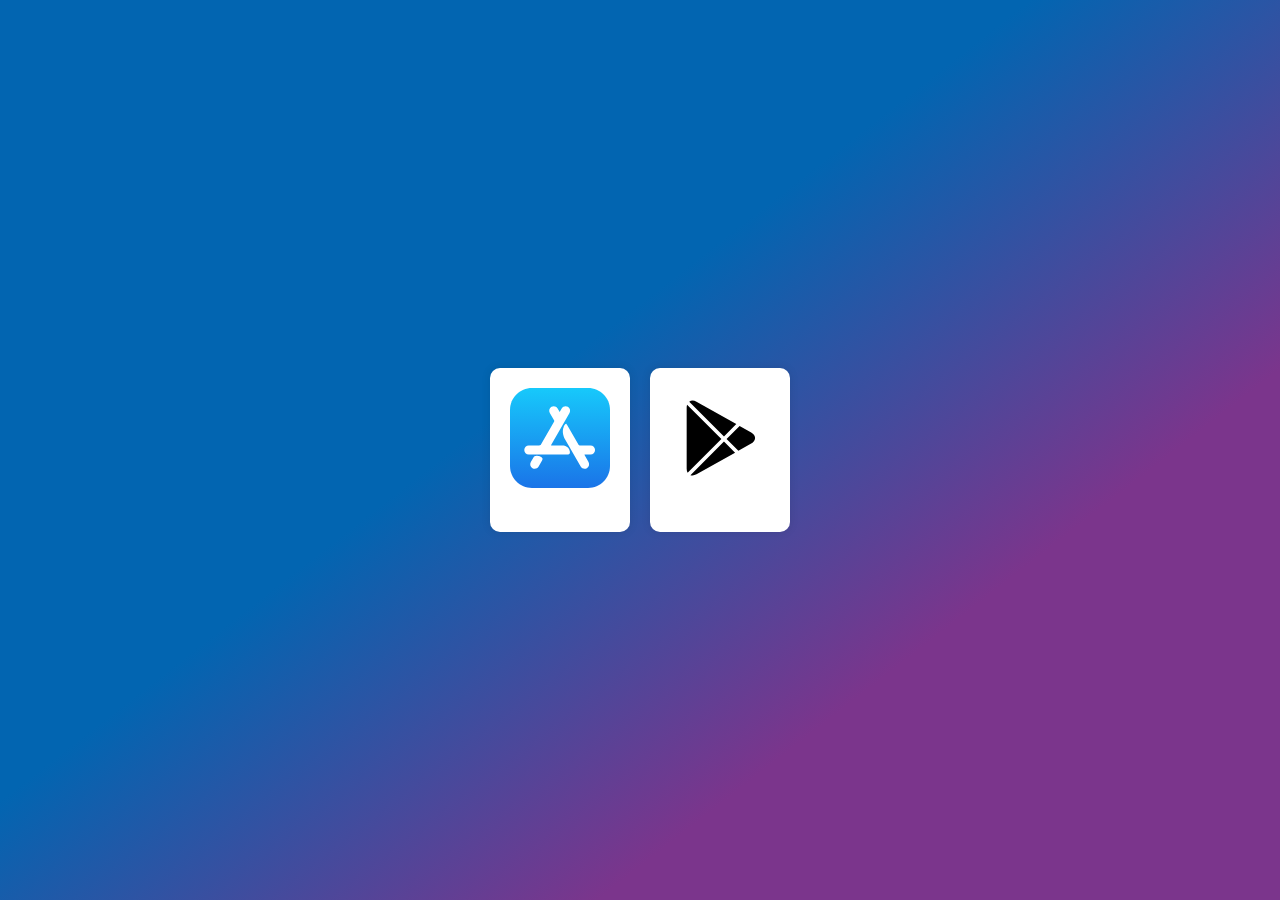
<file: index.html>
<!DOCTYPE html>
<html lang="en">
  <head>
    <meta charset="UTF-8" />
    <title>finda | Download</title>
    <link rel="stylesheet" href="src/index/main.css" />
    <script src="src/index/script.js"></script>
    <link
      rel="icon"
      href="https://github.com/finda-App-Official/find-a.app/blob/main/src/images/finda-Logo-only.png?raw=true"
    />
    <meta
      name="viewport"
      content="initial-scale=1.0, minimum-scale=1.0, maximum-scale=1.0, user-scalable=no, width=device-width, height=device-height, target-densitydpi=device-dpi"
    />
    <link rel="icon" href="src/images/finda-Logo-only.png" />
  </head>
  <body>
    <div class="content-container">
      <div
        class="content-item"
        title="App Store Download"
        onclick="window.location.href='/ios'"
      >
        <svg
          xmlns="http://www.w3.org/2000/svg"
          width="1em"
          height="1em"
          viewBox="0 0 256 256"
        >
          <defs>
            <linearGradient
              id="logosAppleAppStore0"
              x1="50%"
              x2="50%"
              y1="0%"
              y2="100%"
            >
              <stop offset="0%" stop-color="#17c9fb" />
              <stop offset="100%" stop-color="#1a74e8" />
            </linearGradient>
          </defs>
          <path
            fill="url(#logosAppleAppStore0)"
            d="M56.064 0h143.872C230.9 0 256 25.1 256 56.064v143.872C256 230.9 230.9 256 199.936 256H56.064C25.1 256 0 230.9 0 199.936V56.064C0 25.1 25.1 0 56.064 0"
          />
          <path
            fill="#fff"
            d="m82.042 185.81l.024.008l-8.753 15.16c-3.195 5.534-10.271 7.43-15.805 4.235c-5.533-3.195-7.43-10.271-4.235-15.805l6.448-11.168l.619-1.072c1.105-1.588 3.832-4.33 9.287-3.814c0 0 12.837 1.393 13.766 8.065c0 0 .126 2.195-1.351 4.391m124.143-38.72h-27.294c-1.859-.125-2.67-.789-2.99-1.175l-.02-.035l-29.217-50.606l-.038.025l-1.752-2.512c-2.872-4.392-7.432 6.84-7.432 6.84c-5.445 12.516.773 26.745 2.94 31.046l40.582 70.29c3.194 5.533 10.27 7.43 15.805 4.234c5.533-3.195 7.43-10.271 4.234-15.805l-10.147-17.576c-.197-.426-.539-1.582 1.542-1.587h13.787c6.39 0 11.57-5.18 11.57-11.57c0-6.39-5.18-11.57-11.57-11.57m-53.014 15.728s1.457 7.411-4.18 7.411H48.092c-6.39 0-11.57-5.18-11.57-11.57c0-6.39 5.18-11.57 11.57-11.57h25.94c4.188-.242 5.18-2.66 5.18-2.66l.024.012l33.86-58.648l-.01-.002c.617-1.133.103-2.204.014-2.373l-11.183-19.369c-3.195-5.533-1.299-12.61 4.235-15.804c5.534-3.195 12.61-1.3 15.805 4.234l5.186 8.983l5.177-8.967c3.195-5.533 10.271-7.43 15.805-4.234c5.534 3.195 7.43 10.27 4.235 15.804l-47.118 81.61c-.206.497-.269 1.277 1.264 1.414h28.164l.006.275s16.278.253 18.495 15.454"
          />
        </svg>
      </div>
      <div
        class="content-item"
        title="Play Store Download"
        onclick="window.location.href = '/android'"
      >
        <svg
          xmlns="http://www.w3.org/2000/svg"
          width="1em"
          height="1em"
          viewBox="0 0 24 24"
        >
          <path
            fill="black"
            d="m12.954 11.616l2.957-2.957L6.36 3.291c-.633-.342-1.226-.39-1.746-.016zm3.461 3.462l3.074-1.729c.6-.336.929-.812.929-1.34c0-.527-.329-1.004-.928-1.34l-2.783-1.563l-3.133 3.132zM4.1 4.002c-.064.197-.1.417-.1.658v14.705c0 .381.084.709.236.97l8.097-8.098zm8.854 8.855L4.902 20.91c.154.059.32.09.495.09c.312 0 .637-.092.968-.276l9.255-5.197z"
          />
        </svg>
      </div>
    </div>
  </body>
</html>
</file>
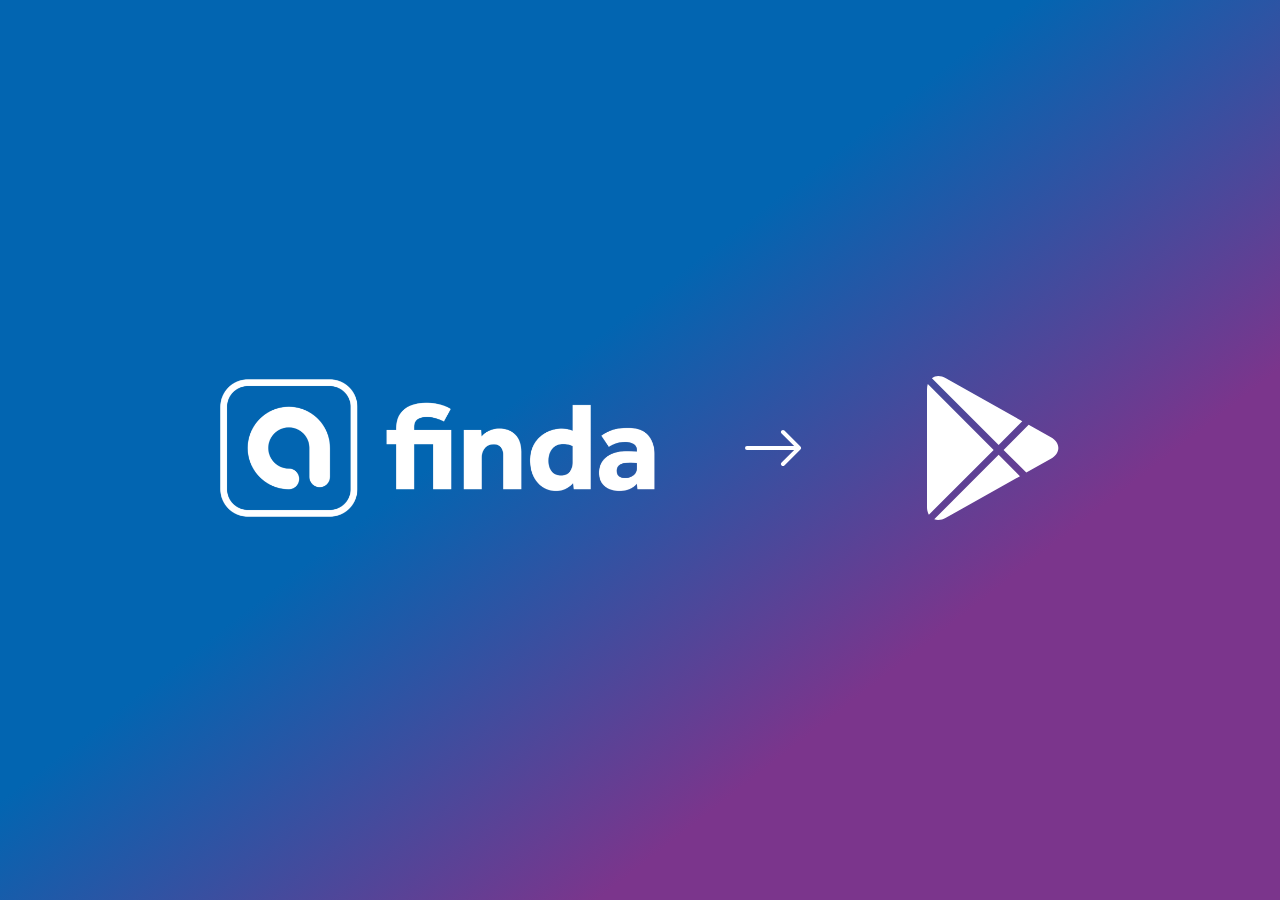
<file: android.html>
<!DOCTYPE html>
<html lang="en">
  <head>
    <meta charset="UTF-8" />
    <title>finda | Android</title>
    <link rel="stylesheet" href="src/index/style.css" />
    <script src="src/android/script.js"></script>
    <link
      rel="icon"
      href="https://github.com/finda-App-Official/find-a.app/blob/main/src/images/finda-Logo-only.png?raw=true"
    />
    <meta
      name="viewport"
      content="initial-scale=1.0, minimum-scale=1.0, maximum-scale=1.0, user-scalable=no, width=device-width, height=device-height, target-densitydpi=device-dpi"
    />
    <link rel="icon" href="src/images/finda-Logo-only.png" />
  </head>
  <body>
    <div class="main-content-container">
      <div class="b-content"><img src="src/images/finda-Logo-weiß.png" /></div>
      <div class="link">
        <svg
          xmlns="http://www.w3.org/2000/svg"
          width="16"
          height="16"
          fill="currentColor"
          class="bi bi-arrow-right"
          viewBox="0 0 16 16"
        >
          <path
            fill-rule="evenodd"
            d="M1 8a.5.5 0 0 1 .5-.5h11.793l-3.147-3.146a.5.5 0 0 1 .708-.708l4 4a.5.5 0 0 1 0 .708l-4 4a.5.5 0 0 1-.708-.708L13.293 8.5H1.5A.5.5 0 0 1 1 8"
          />
        </svg>
      </div>
      <div class="b-content">
        <svg
          xmlns="http://www.w3.org/2000/svg"
          width="1em"
          height="1em"
          viewBox="0 0 24 24"
        >
          <path
            fill="white"
            d="m12.954 11.616l2.957-2.957L6.36 3.291c-.633-.342-1.226-.39-1.746-.016zm3.461 3.462l3.074-1.729c.6-.336.929-.812.929-1.34c0-.527-.329-1.004-.928-1.34l-2.783-1.563l-3.133 3.132zM4.1 4.002c-.064.197-.1.417-.1.658v14.705c0 .381.084.709.236.97l8.097-8.098zm8.854 8.855L4.902 20.91c.154.059.32.09.495.09c.312 0 .637-.092.968-.276l9.255-5.197z"
          />
        </svg>
      </div>
    </div>
  </body>
</html>
</file>
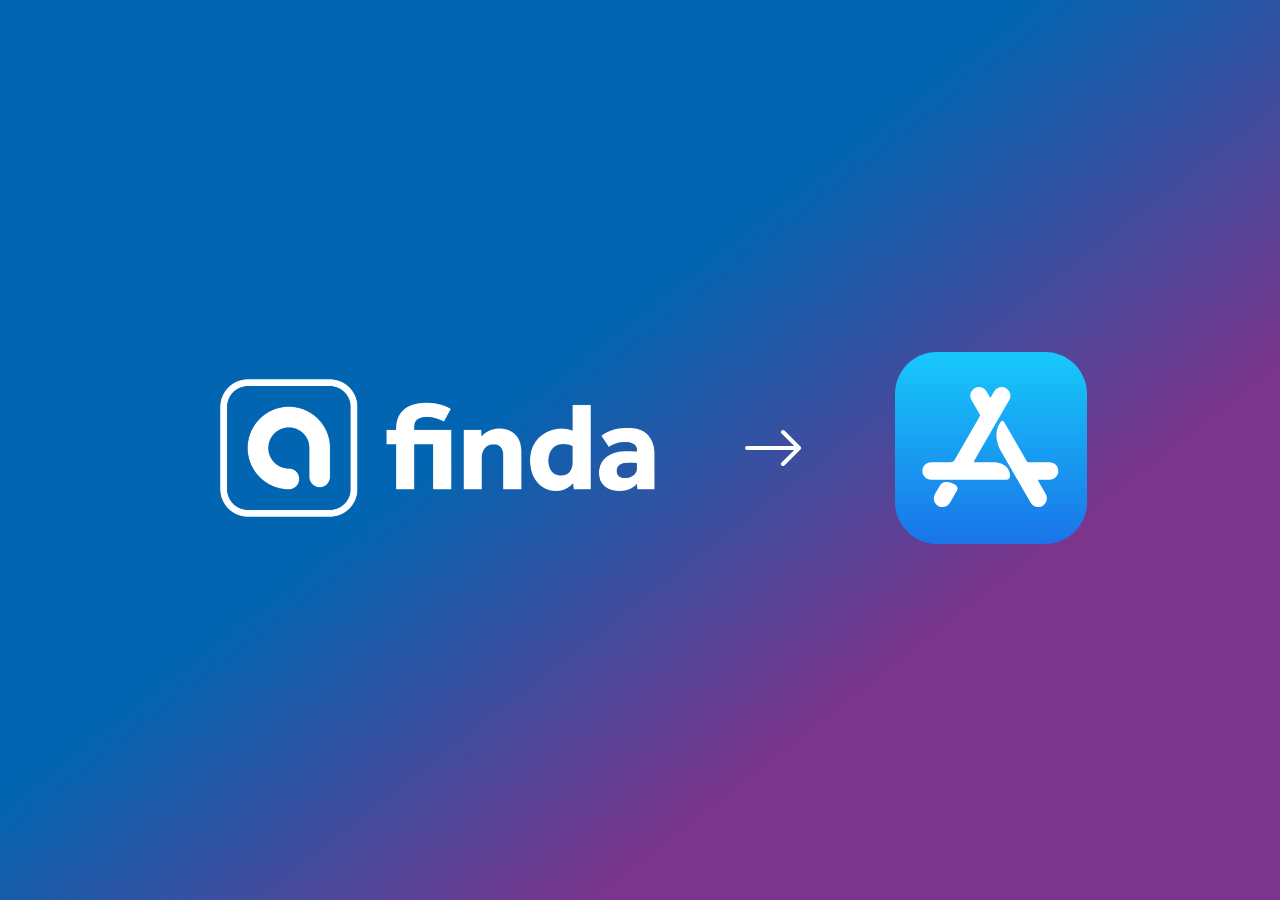
<file: ios.html>
<!DOCTYPE html>
<html lang="en">
  <head>
    <meta charset="UTF-8" />
    <title>finda | iOS</title>
    <link rel="stylesheet" href="src/index/style.css" />
    <script src="src/ios/script.js"></script>
    <link
      rel="icon"
      href="https://github.com/finda-App-Official/find-a.app/blob/main/src/images/finda-Logo-only.png?raw=true"
    />
    <meta
      name="viewport"
      content="initial-scale=1.0, minimum-scale=1.0, maximum-scale=1.0, user-scalable=no, width=device-width, height=device-height, target-densitydpi=device-dpi"
    />
    <link rel="icon" href="src/images/finda-Logo-only.png" />
  </head>
  <body>
    <div class="main-content-container">
      <div class="b-content"><img src="src/images/finda-Logo-weiß.png" /></div>
      <div class="link">
        <svg
          xmlns="http://www.w3.org/2000/svg"
          width="16"
          height="16"
          fill="currentColor"
          class="bi bi-arrow-right"
          viewBox="0 0 16 16"
        >
          <path
            fill-rule="evenodd"
            d="M1 8a.5.5 0 0 1 .5-.5h11.793l-3.147-3.146a.5.5 0 0 1 .708-.708l4 4a.5.5 0 0 1 0 .708l-4 4a.5.5 0 0 1-.708-.708L13.293 8.5H1.5A.5.5 0 0 1 1 8"
          />
        </svg>
      </div>
      <div class="b-content">
        <svg
          xmlns="http://www.w3.org/2000/svg"
          width="1em"
          height="1em"
          viewBox="0 0 256 256"
        >
          <defs>
            <linearGradient
              id="logosAppleAppStore0"
              x1="50%"
              x2="50%"
              y1="0%"
              y2="100%"
            >
              <stop offset="0%" stop-color="#17c9fb" />
              <stop offset="100%" stop-color="#1a74e8" />
            </linearGradient>
          </defs>
          <path
            fill="url(#logosAppleAppStore0)"
            d="M56.064 0h143.872C230.9 0 256 25.1 256 56.064v143.872C256 230.9 230.9 256 199.936 256H56.064C25.1 256 0 230.9 0 199.936V56.064C0 25.1 25.1 0 56.064 0"
          />
          <path
            fill="#fff"
            d="m82.042 185.81l.024.008l-8.753 15.16c-3.195 5.534-10.271 7.43-15.805 4.235c-5.533-3.195-7.43-10.271-4.235-15.805l6.448-11.168l.619-1.072c1.105-1.588 3.832-4.33 9.287-3.814c0 0 12.837 1.393 13.766 8.065c0 0 .126 2.195-1.351 4.391m124.143-38.72h-27.294c-1.859-.125-2.67-.789-2.99-1.175l-.02-.035l-29.217-50.606l-.038.025l-1.752-2.512c-2.872-4.392-7.432 6.84-7.432 6.84c-5.445 12.516.773 26.745 2.94 31.046l40.582 70.29c3.194 5.533 10.27 7.43 15.805 4.234c5.533-3.195 7.43-10.271 4.234-15.805l-10.147-17.576c-.197-.426-.539-1.582 1.542-1.587h13.787c6.39 0 11.57-5.18 11.57-11.57c0-6.39-5.18-11.57-11.57-11.57m-53.014 15.728s1.457 7.411-4.18 7.411H48.092c-6.39 0-11.57-5.18-11.57-11.57c0-6.39 5.18-11.57 11.57-11.57h25.94c4.188-.242 5.18-2.66 5.18-2.66l.024.012l33.86-58.648l-.01-.002c.617-1.133.103-2.204.014-2.373l-11.183-19.369c-3.195-5.533-1.299-12.61 4.235-15.804c5.534-3.195 12.61-1.3 15.805 4.234l5.186 8.983l5.177-8.967c3.195-5.533 10.271-7.43 15.805-4.234c5.534 3.195 7.43 10.27 4.235 15.804l-47.118 81.61c-.206.497-.269 1.277 1.264 1.414h28.164l.006.275s16.278.253 18.495 15.454"
          />
        </svg>
      </div>
    </div>
  </body>
</html>
</file>
<file: src/index/main.css>
/* General */

body {
  margin: 0;
  padding: 0;
  box-sizing: border-box;
  background: linear-gradient(142.14deg, #0265b1 42.25%, #7b358c 72%);
  width: 100%;
  height: 100vh;
  display: flex;
  justify-content: center;
  align-items: center;
  flex-direction: column;
}

/* Content */

.content-container {
  display: flex;
  justify-content: center;
  align-items: center;
  flex-direction: row;
  flex-wrap: wrap;
  padding: 20px;
  gap: 20px;
}
.content-item {
  background-color: white;
  border-radius: 10px;
  padding: 20px;
  box-shadow: 0px 0px 10px 0px rgba(0, 0, 0, 0.1);
  > svg {
    width: 100px;
    height: 100px;
    margin-bottom: 20px;
  }
}
.content-item:hover {
  cursor: pointer;
}
</file>
<file: src/index/style.css>
/* General */

body {
  margin: 0;
  padding: 0;
  box-sizing: border-box;
  background: linear-gradient(142.14deg, #0265b1 42.25%, #7b358c 72%);
  width: 100%;
  height: 100vh;
  display: flex;
  justify-content: center;
}

/* Main Content */

.main-content-container {
  margin: auto;
  height: auto;
  display: flex;
  justify-content: space-evenly;
}
.b-content {
  > svg {
    fill: white;
    color: white;
    height: 15vw;
    width: 15vw;
  }
  > img {
    height: 15vw;
  }
}
.link {
  margin: auto;
  margin-right: 7vw;
  > svg {
    width: 5vw;
    height: 5vw;
    fill: white;
  }
}
</file>
